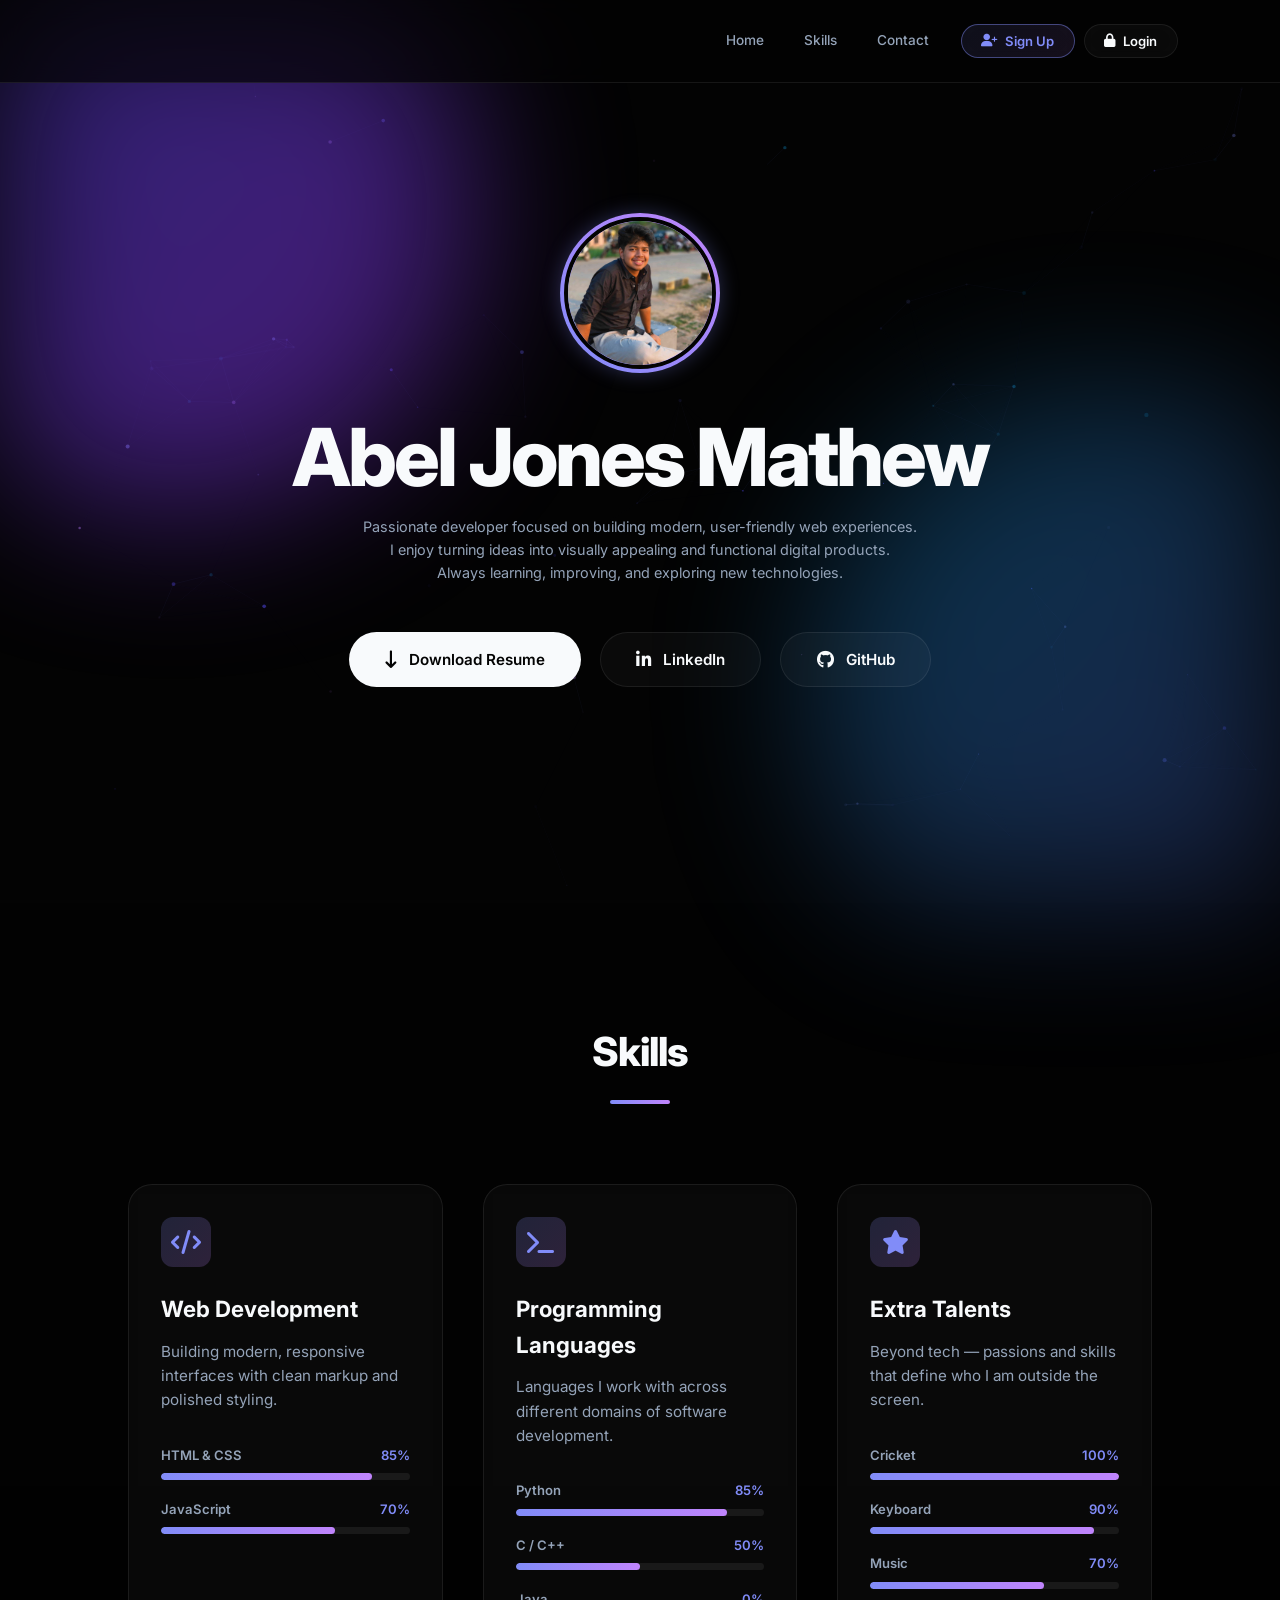
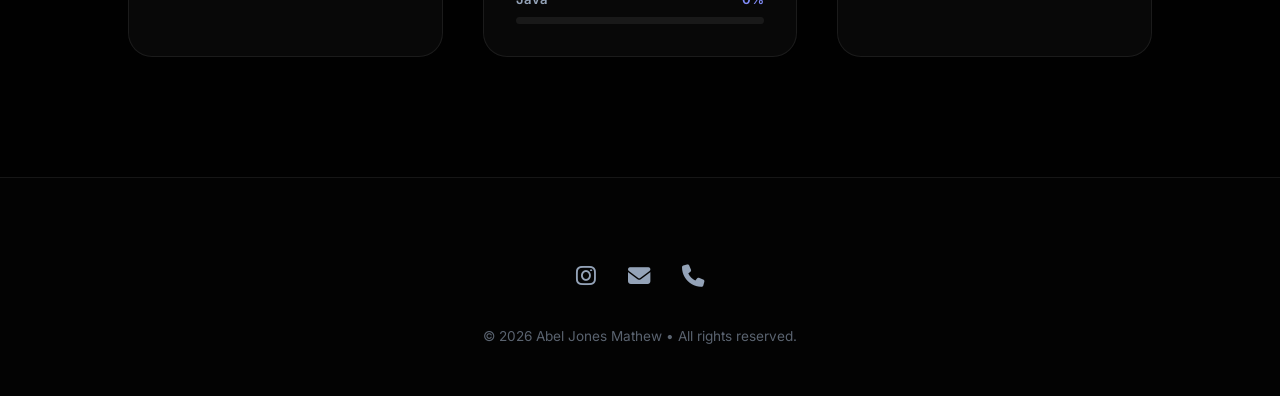
<file: index.html>
<!DOCTYPE html>
<html lang="en">

<head>
    <meta charset="UTF-8">
    <meta name="viewport" content="width=device-width, initial-scale=1.0">
    <title>Abel Jones Mathew | Creative Developer Portfolio</title>
    <!-- Google Fonts: Inter -->
    <link href="https://fonts.googleapis.com/css2?family=Inter:wght@300;400;500;600;700;800&display=swap"
        rel="stylesheet">
    <!-- Font Awesome for Icons -->
    <link rel="stylesheet" href="https://cdnjs.cloudflare.com/ajax/libs/font-awesome/6.4.0/css/all.min.css">
    <link rel="stylesheet" href="style.css">
    <style>
        /* --- Skill Bars --- */
        .skill-bar-wrap {
            margin-bottom: 1.2rem;
        }

        .skill-bar-wrap:last-child {
            margin-bottom: 0;
        }

        .skill-label {
            display: flex;
            justify-content: space-between;
            align-items: center;
            font-size: 0.82rem;
            font-weight: 600;
            color: var(--text-dim);
            margin-bottom: 0.45rem;
        }

        .skill-label span:last-child {
            color: var(--accent-primary);
        }

        .skill-track {
            width: 100%;
            height: 7px;
            background: rgba(255, 255, 255, 0.07);
            border-radius: 50px;
            overflow: hidden;
        }

        .skill-fill {
            height: 100%;
            border-radius: 50px;
            background: linear-gradient(to right, var(--accent-primary), var(--accent-secondary));
            width: 0;
            transition: width 1.2s cubic-bezier(0.4, 0, 0.2, 1);
        }

        .card.is-visible .skill-fill {
            width: var(--fill);
        }

        /* --- Login Button --- */
        .btn-login {
            display: inline-flex;
            align-items: center;
            gap: 8px;
            padding: 0.5rem 1.2rem;
            border-radius: 100px;
            font-size: 0.82rem;
            font-weight: 600;
            cursor: pointer;
            border: 1px solid var(--glass-border);
            background: var(--glass-bg);
            color: var(--text-white);
            transition: all 0.3s;
            backdrop-filter: blur(10px);
            text-decoration: none;
        }

        .btn-login:hover {
            border-color: var(--accent-primary);
            background: rgba(129, 140, 248, 0.08);
            color: var(--accent-primary);
        }

        .btn-login.logged-in {
            border-color: #4ade80;
            color: #4ade80;
        }

        .btn-login.logged-in:hover {
            background: rgba(74, 222, 128, 0.08);
        }

        /* --- Login Modal Overlay --- */
        .modal-overlay {
            position: fixed;
            inset: 0;
            background: rgba(0, 0, 0, 0.7);
            backdrop-filter: blur(8px);
            z-index: 2000;
            display: flex;
            align-items: center;
            justify-content: center;
            opacity: 0;
            pointer-events: none;
            transition: opacity 0.35s ease;
        }

        .modal-overlay.active {
            opacity: 1;
            pointer-events: all;
        }

        .modal-box {
            background: rgba(15, 15, 25, 0.9);
            border: 1px solid var(--glass-border);
            border-radius: 24px;
            padding: 2.8rem 2.4rem;
            width: 100%;
            max-width: 400px;
            box-shadow: 0 30px 80px rgba(0, 0, 0, 0.6), 0 0 60px rgba(129, 140, 248, 0.08);
            transform: translateY(20px) scale(0.97);
            transition: transform 0.35s cubic-bezier(0.2, 1, 0.3, 1);
        }

        .modal-overlay.active .modal-box {
            transform: translateY(0) scale(1);
        }

        .modal-logo {
            width: 52px;
            height: 52px;
            border-radius: 14px;
            background: linear-gradient(135deg, var(--accent-primary), var(--accent-secondary));
            display: flex;
            align-items: center;
            justify-content: center;
            font-size: 1.4rem;
            margin: 0 auto 1.5rem;
            box-shadow: 0 0 24px rgba(129, 140, 248, 0.35);
        }

        .modal-box h2 {
            text-align: center;
            font-size: 1.4rem;
            font-weight: 700;
            margin-bottom: 0.4rem;
        }

        .modal-box .modal-sub {
            text-align: center;
            font-size: 0.83rem;
            color: var(--text-dim);
            margin-bottom: 2rem;
        }

        .form-group {
            margin-bottom: 1.1rem;
        }

        .form-group label {
            display: block;
            font-size: 0.78rem;
            font-weight: 600;
            color: var(--text-dim);
            margin-bottom: 0.4rem;
            letter-spacing: 0.05em;
            text-transform: uppercase;
        }

        .form-group input {
            width: 100%;
            padding: 0.75rem 1rem;
            border-radius: 10px;
            border: 1px solid var(--glass-border);
            background: rgba(255, 255, 255, 0.04);
            color: var(--text-white);
            font-size: 0.9rem;
            font-family: 'Inter', sans-serif;
            outline: none;
            transition: border-color 0.25s, box-shadow 0.25s;
        }

        .form-group input:focus {
            border-color: var(--accent-primary);
            box-shadow: 0 0 0 3px rgba(129, 140, 248, 0.15);
        }

        .modal-error {
            font-size: 0.8rem;
            color: #f87171;
            text-align: center;
            margin-bottom: 0.8rem;
            min-height: 1em;
            opacity: 0;
            transition: opacity 0.2s;
        }

        .modal-error.show {
            opacity: 1;
        }

        .btn-submit {
            width: 100%;
            padding: 0.85rem;
            border-radius: 10px;
            border: none;
            background: linear-gradient(135deg, var(--accent-primary), var(--accent-secondary));
            color: #fff;
            font-size: 0.95rem;
            font-weight: 700;
            cursor: pointer;
            font-family: 'Inter', sans-serif;
            transition: opacity 0.2s, transform 0.2s;
            margin-top: 0.3rem;
        }

        .btn-submit:hover {
            opacity: 0.88;
            transform: translateY(-1px);
        }

        .modal-close {
            position: absolute;
            top: 1.1rem;
            right: 1.3rem;
            background: none;
            border: none;
            color: var(--text-dim);
            font-size: 1.3rem;
            cursor: pointer;
            transition: color 0.2s;
        }

        .modal-close:hover {
            color: var(--text-white);
        }

        .modal-box {
            position: relative;
        }

        /* --- Exclusive Section --- */
        .section-exclusive {
            padding: 100px 10%;
            display: none;
        }

        .section-exclusive.unlocked {
            display: block;
            animation: fadeInReveal 0.7s forwards;
        }

        .exclusive-banner {
            background: linear-gradient(135deg, rgba(129, 140, 248, 0.08), rgba(192, 132, 252, 0.08));
            border: 1px solid rgba(129, 140, 248, 0.2);
            border-radius: 20px;
            padding: 2.5rem;
            text-align: center;
            margin-bottom: 3rem;
        }

        .exclusive-banner .lock-icon {
            font-size: 2.2rem;
            margin-bottom: 1rem;
            background: linear-gradient(to right, var(--accent-primary), var(--accent-secondary));
            -webkit-background-clip: text;
            background-clip: text;
            -webkit-text-fill-color: transparent;
        }

        .exclusive-banner h3 {
            font-size: 1.6rem;
            font-weight: 800;
            margin-bottom: 0.5rem;
        }

        .exclusive-banner p {
            color: var(--text-dim);
            font-size: 0.9rem;
        }

        .exclusive-grid {
            display: grid;
            grid-template-columns: repeat(auto-fit, minmax(280px, 1fr));
            gap: 1.8rem;
        }

        .exclusive-card {
            background: var(--glass-bg);
            border: 1px solid var(--glass-border);
            border-radius: 18px;
            padding: 1.8rem;
            backdrop-filter: blur(15px);
            transition: all 0.4s cubic-bezier(0.2, 1, 0.3, 1);
        }

        .exclusive-card:hover {
            border-color: rgba(129, 140, 248, 0.35);
            transform: translateY(-6px);
            background: rgba(255, 255, 255, 0.04);
        }

        .exclusive-card .ec-icon {
            font-size: 1.6rem;
            margin-bottom: 1rem;
            background: linear-gradient(to right, var(--accent-primary), var(--accent-secondary));
            -webkit-background-clip: text;
            background-clip: text;
            -webkit-text-fill-color: transparent;
        }

        .exclusive-card h4 {
            font-size: 1.05rem;
            font-weight: 700;
            margin-bottom: 0.5rem;
        }

        .exclusive-card p {
            font-size: 0.85rem;
            color: var(--text-dim);
            line-height: 1.6;
        }

        /* --- Modal Switch Link --- */
        .modal-switch {
            text-align: center;
            font-size: 0.8rem;
            color: var(--text-dim);
            margin-top: 1.2rem;
        }

        .modal-switch a {
            color: var(--accent-primary);
            cursor: pointer;
            font-weight: 600;
        }

        .modal-switch a:hover {
            text-decoration: underline;
        }

        /* --- Sign Up Nav Button --- */
        .btn-signup-nav {
            display: inline-flex;
            align-items: center;
            gap: 8px;
            padding: 0.5rem 1.2rem;
            border-radius: 100px;
            font-size: 0.82rem;
            font-weight: 600;
            cursor: pointer;
            border: 1px solid rgba(129, 140, 248, 0.45);
            background: linear-gradient(135deg, rgba(129, 140, 248, 0.1), rgba(192, 132, 252, 0.1));
            color: var(--accent-primary);
            transition: all 0.3s;
            backdrop-filter: blur(10px);
        }

        .btn-signup-nav:hover {
            background: linear-gradient(135deg, rgba(129, 140, 248, 0.2), rgba(192, 132, 252, 0.2));
            border-color: var(--accent-primary);
            transform: translateY(-1px);
        }

        /* === Responsive: inline components === */

        /* Modal — full-width on mobile */
        @media (max-width: 600px) {
            .modal-box {
                margin: 1rem;
                padding: 2rem 1.4rem;
                border-radius: 18px;
                max-width: calc(100vw - 2rem);
            }

            .modal-logo {
                width: 44px;
                height: 44px;
                font-size: 1.2rem;
            }

            .modal-box h2 {
                font-size: 1.2rem;
            }

            .btn-submit {
                padding: 0.75rem;
                font-size: 0.9rem;
            }

            .form-group input {
                padding: 0.65rem 0.9rem;
                font-size: 0.85rem;
            }
        }

        /* Skill bars */
        @media (max-width: 480px) {
            .skill-label {
                font-size: 0.75rem;
            }

            .skill-track {
                height: 6px;
            }

            .skill-bar-wrap {
                margin-bottom: 1rem;
            }
        }

        /* Exclusive section */
        @media (max-width: 768px) {
            .section-exclusive {
                padding: 70px 5% 50px;
            }

            .exclusive-grid {
                grid-template-columns: 1fr;
                gap: 1.2rem;
            }

            .exclusive-banner {
                padding: 1.8rem 1.2rem;
            }

            .exclusive-banner h3 {
                font-size: 1.3rem;
            }

            .exclusive-banner p {
                font-size: 0.84rem;
            }

            .exclusive-card {
                padding: 1.4rem;
            }
        }

        @media (max-width: 480px) {
            .section-exclusive {
                padding: 60px 4% 40px;
            }

            .exclusive-banner {
                padding: 1.4rem 1rem;
            }

            .exclusive-card h4 {
                font-size: 0.95rem;
            }

            .exclusive-card p {
                font-size: 0.82rem;
            }
        }

        /* --- Resume Gate Popup --- */
        .resume-gate-overlay {
            position: fixed;
            inset: 0;
            background: rgba(0, 0, 0, 0.55);
            z-index: 3500;
            display: flex;
            align-items: center;
            justify-content: center;
            opacity: 0;
            pointer-events: none;
            transition: opacity 0.3s;
        }

        .resume-gate-overlay.active {
            opacity: 1;
            pointer-events: all;
        }

        .resume-gate {
            position: relative;
            background: rgba(12, 12, 22, 0.97);
            border: 1px solid var(--glass-border);
            border-radius: 22px;
            padding: 2.4rem 2.5rem 2rem;
            text-align: center;
            box-shadow: 0 24px 60px rgba(0, 0, 0, 0.6), 0 0 40px rgba(129, 140, 248, 0.12);
            backdrop-filter: blur(24px);
            -webkit-backdrop-filter: blur(24px);
            min-width: 300px;
            max-width: 360px;
            transform: scale(0.9) translateY(10px);
            transition: transform 0.35s cubic-bezier(0.2, 1, 0.3, 1);
        }

        .resume-gate-overlay.active .resume-gate {
            transform: scale(1) translateY(0);
        }

        .resume-gate-close {
            position: absolute;
            top: 0.75rem;
            right: 1rem;
            background: none;
            border: none;
            color: var(--text-dim);
            font-size: 1.4rem;
            cursor: pointer;
            line-height: 1;
            transition: color 0.2s;
        }

        .resume-gate-close:hover {
            color: var(--text-white);
        }

        .resume-gate-icon {
            font-size: 2.2rem;
            margin-bottom: 0.8rem;
            background: linear-gradient(135deg, var(--accent-primary), var(--accent-secondary));
            -webkit-background-clip: text;
            background-clip: text;
            -webkit-text-fill-color: transparent;
        }

        .resume-gate h3 {
            color: var(--text-white);
            font-size: 1.1rem;
            font-weight: 700;
            margin-bottom: 0.4rem;
        }

        .resume-gate p {
            color: var(--text-dim);
            font-size: 0.88rem;
            margin-bottom: 1.6rem;
        }

        .resume-gate-btn {
            display: inline-flex;
            align-items: center;
            gap: 8px;
            padding: 0.72rem 2.2rem;
            border-radius: 100px;
            border: none;
            background: linear-gradient(135deg, var(--accent-primary), var(--accent-secondary));
            color: #fff;
            font-size: 0.92rem;
            font-weight: 700;
            cursor: pointer;
            font-family: 'Inter', sans-serif;
            transition: opacity 0.2s, transform 0.2s;
            box-shadow: 0 4px 20px rgba(129, 140, 248, 0.4);
        }

        .resume-gate-btn:hover {
            opacity: 0.85;
            transform: translateY(-2px);
        }
    </style>
</head>

<body>

    <!-- Animated Glow Background -->
    <!-- Particle canvas (behind blobs) -->
    <canvas id="bgCanvas"
        style="position:fixed;top:0;left:0;width:100%;height:100%;z-index:-2;pointer-events:none;"></canvas>

    <!-- Animated Glow Blobs -->
    <div class="bg-gradient-wrapper">
        <div class="blob blob-1"></div>
        <div class="blob blob-2"></div>
    </div>

    <!-- Minimal Navbar -->
    <nav>
        <button class="hamburger" id="hamburger" onclick="toggleMobileNav()" aria-label="Toggle menu">
            <span></span><span></span><span></span>
        </button>
        <div class="nav-links">
            <a href="#home">Home</a>
            <a href="#projects">Skills</a>
            <a href="tel:+918590989997">Contact</a>
        </div>
        <div class="nav-auth">
            <button class="btn-signup-nav" id="navSignupBtn" onclick="openSignup()">
                <i class="fa-solid fa-user-plus"></i> <span class="btn-text">Sign Up</span>
            </button>
            <button class="btn-login" id="navLoginBtn" onclick="openLogin()">
                <i class="fa-solid fa-lock"></i> <span class="btn-text">Login</span>
            </button>
        </div>
    </nav>

    <!-- Mobile Navigation Dropdown -->
    <div class="mobile-nav" id="mobileNav">
        <a href="#home" onclick="closeMobileNav()">Home</a>
        <a href="#projects" onclick="closeMobileNav()">Skills</a>
        <a href="tel:+918590989997" onclick="closeMobileNav()">Contact</a>
    </div>

    <!-- Auth Modal (Login + Sign Up) -->
    <div class="modal-overlay" id="loginModal">
        <div class="modal-box">
            <button class="modal-close" onclick="closeLogin()" aria-label="Close">&times;</button>

            <!-- Login Panel -->
            <div id="loginPanel">
                <div class="modal-logo"><i class="fa-solid fa-user-shield"></i></div>
                <h2>Welcome Back</h2>
                <p class="modal-sub">Sign in to access exclusive content</p>
                <div class="form-group">
                    <label for="loginUser">Email Address</label>
                    <input type="email" id="loginUser" placeholder="Enter your email" autocomplete="email">
                </div>
                <div class="form-group">
                    <label for="loginPass">Password</label>
                    <input type="password" id="loginPass" placeholder="Enter password" autocomplete="current-password">
                </div>
                <p class="modal-error" id="loginError"></p>
                <button class="btn-submit" onclick="attemptLogin()">Sign In</button>
                <p class="modal-switch">No account? <a onclick="showSignupPanel()">Sign Up</a></p>
            </div>

            <!-- Sign Up Panel -->
            <div id="signupPanel" style="display:none;">
                <div class="modal-logo"><i class="fa-solid fa-user-plus"></i></div>
                <h2>Create Account</h2>
                <p class="modal-sub">Register to access exclusive content</p>
                <div class="form-group">
                    <label for="signupUser">Email Address</label>
                    <input type="email" id="signupUser" placeholder="Enter your email" autocomplete="email">
                </div>
                <div class="form-group">
                    <label for="signupPass">Password</label>
                    <input type="password" id="signupPass" placeholder="Choose a password" autocomplete="new-password">
                </div>
                <div class="form-group">
                    <label for="signupConfirm">Confirm Password</label>
                    <input type="password" id="signupConfirm" placeholder="Confirm your password"
                        autocomplete="new-password">
                </div>
                <p class="modal-error" id="signupError"></p>
                <button class="btn-submit" onclick="attemptSignup()">Create Account</button>
                <p class="modal-switch">Already registered? <a onclick="showLoginPanel()">Log In</a></p>
            </div>
        </div>
    </div>

    <!-- Resume Gate Popup -->
    <div class="resume-gate-overlay" id="resumeGateOverlay">
        <div class="resume-gate">
            <button class="resume-gate-close" onclick="closeResumeGate()" aria-label="Close">&times;</button>
            <div class="resume-gate-icon"><i class="fa-solid fa-file-shield"></i></div>
            <h3>Want to access the resume?</h3>
            <p>Log in to download the resume and unlock exclusive content.</p>
            <button class="resume-gate-btn" onclick="closeResumeGate(); openLogin();">
                <i class="fa-solid fa-lock"></i> Log In
            </button>
        </div>
    </div>

    <!-- Hero / Landing -->
    <header id="home">
        <div class="profile-wrap">
            <div class="profile-img-container">
                <img class="profile-img" src="Abel.jpg" alt="Abel Jones Mathew">
            </div>
        </div>

        <div class="hero-text">
            <h1>Abel Jones Mathew</h1>
            <p>Passionate developer focused on building modern, user-friendly web experiences.<br>I enjoy turning ideas
                into visually appealing and functional digital products.<br>Always learning, improving, and exploring
                new technologies.</p>
        </div>

        <div class="cta-container">
            <a href="resume.pdf" download="resume.pdf" class="btn btn-resume" onclick="return handleResumeClick(event)">
                <i class="fa-solid fa-arrow-down-long"></i> Download Resume
            </a>
            <a href="www.linkedin.com/in/abel-jones-mathew-27662837a" target="_blank"
                class="btn btn-social btn-linkedin">
                <i class="fa-brands fa-linkedin-in"></i> LinkedIn
            </a>
            <a href="https://github.com/AbelJonesMathew" target="_blank" class="btn btn-social btn-github">
                <i class="fa-brands fa-github"></i> GitHub
            </a>
        </div>
    </header>

    <!-- Project Gallery -->
    <section class="section-projects" id="projects">
        <div class="section-header">
            <h2>Skills</h2>
            <div class="underline"></div>
        </div>

        <div class="grid-projects">
            <!-- Skill Card: Web Development -->
            <div class="card">
                <div class="card-icon"><i class="fa-solid fa-code"></i></div>
                <h3>Web Development</h3>
                <p>Building modern, responsive interfaces with clean markup and polished styling.</p>
                <div class="skill-bar-wrap">
                    <div class="skill-label"><span>HTML &amp; CSS</span><span>85%</span></div>
                    <div class="skill-track">
                        <div class="skill-fill" style="--fill: 85%;"></div>
                    </div>
                </div>
                <div class="skill-bar-wrap">
                    <div class="skill-label"><span>JavaScript</span><span>70%</span></div>
                    <div class="skill-track">
                        <div class="skill-fill" style="--fill: 70%;"></div>
                    </div>
                </div>
            </div>

            <!-- Skill Card: Programming Languages -->
            <div class="card">
                <div class="card-icon"><i class="fa-solid fa-terminal"></i></div>
                <h3>Programming Languages</h3>
                <p>Languages I work with across different domains of software development.</p>
                <div class="skill-bar-wrap">
                    <div class="skill-label"><span>Python</span><span>85%</span></div>
                    <div class="skill-track">
                        <div class="skill-fill" style="--fill: 85%;"></div>
                    </div>
                </div>
                <div class="skill-bar-wrap">
                    <div class="skill-label"><span>C / C++</span><span>50%</span></div>
                    <div class="skill-track">
                        <div class="skill-fill" style="--fill: 50%;"></div>
                    </div>
                </div>
                <div class="skill-bar-wrap">
                    <div class="skill-label"><span>Java</span><span>0%</span></div>
                    <div class="skill-track">
                        <div class="skill-fill" style="--fill: 0%;"></div>
                    </div>
                </div>
            </div>

            <!-- Skill Card: Extra Talents -->
            <div class="card">
                <div class="card-icon"><i class="fa-solid fa-star"></i></div>
                <h3>Extra Talents</h3>
                <p>Beyond tech — passions and skills that define who I am outside the screen.</p>
                <div class="skill-bar-wrap">
                    <div class="skill-label"><span>Cricket</span><span>100%</span></div>
                    <div class="skill-track">
                        <div class="skill-fill" style="--fill: 100%;"></div>
                    </div>
                </div>
                <div class="skill-bar-wrap">
                    <div class="skill-label"><span>Keyboard</span><span>90%</span></div>
                    <div class="skill-track">
                        <div class="skill-fill" style="--fill: 90%;"></div>
                    </div>
                </div>
                <div class="skill-bar-wrap">
                    <div class="skill-label"><span>Music</span><span>70%</span></div>
                    <div class="skill-track">
                        <div class="skill-fill" style="--fill: 70%;"></div>
                    </div>
                </div>
            </div>
        </div>
    </section>

    <!-- Exclusive Content (unlocked after login) -->
    <section class="section-exclusive" id="exclusiveSection">
        <div class="section-header">
            <h2>Exclusive Content</h2>
            <div class="underline"></div>
        </div>
        <div class="exclusive-banner">
            <div class="lock-icon"><i class="fa-solid fa-unlock-keyhole"></i></div>
            <h3>You're in! 🎉</h3>
            <p>Welcome to Abel's private space — here you'll find personal projects, contact details, and more.</p>
        </div>
        <div class="exclusive-grid">
            <div class="exclusive-card">
                <div class="ec-icon"><i class="fa-solid fa-envelope-open-text"></i></div>
                <h4>Direct Contact</h4>
                <p>
                    📧 <a href="mailto:abeljonesmathew@gmail.com"
                        style="color:var(--accent-primary);text-decoration:none;">abeljonesmathew@gmail.com</a><br>
                    📞 <a href="tel:+918590989997" style="color:var(--accent-primary);text-decoration:none;">+91 85909
                        89997</a><br>
                    📸 <a href="https://www.instagram.com/abel_jones_2007/" target="_blank"
                        style="color:var(--accent-primary);text-decoration:none;">@abel_jones_2007</a>
                </p>
            </div>
            <div class="exclusive-card">
                <div class="ec-icon"><i class="fa-brands fa-github"></i></div>
                <h4>Private Projects</h4>
                <p style="margin-bottom:1rem;">Live projects hosted on GitHub Pages:</p>
                <p style="margin-bottom:0.6rem;">
                    🧮 <a href="https://abeljonesmathew.github.io/Marks_Calculator/" target="_blank"
                        style="color:var(--accent-primary);text-decoration:none;font-weight:600;">
                        Marks Calculator
                    </a>
                </p>
                <p style="margin-bottom:0;">
                    👤 <a href="https://abeljonesmathew.github.io/profile/" target="_blank"
                        style="color:var(--accent-primary);text-decoration:none;font-weight:600;">
                        Profile Page
                    </a>
                </p>
            </div>
        </div>
    </section>

    <!-- Simple Footer -->
    <footer>
        <div class="footer-socials">
            <a href="https://www.instagram.com/abel_jones_2007/" target="_blank" aria-label="Instagram"><i
                    class="fa-brands fa-instagram"></i></a>
            <a href="mailto:abeljonesmathew@gmail.com" aria-label="Email"><i class="fa-solid fa-envelope"></i></a>
            <a href="tel:+918590989997" aria-label="Phone"><i class="fa-solid fa-phone"></i></a>
        </div>
        <p class="copyright">&copy; 2026 Abel Jones Mathew &bull; All rights reserved.</p>
    </footer>
    <script src="script.js"></script>
    <script>
        // ============================================================
        // Credential storage: localStorage (primary) + xlsx (export)
        // ============================================================
        const STORAGE_KEY = 'portfolio_users';
        let isLoggedIn = false;
        let pendingResumeDownload = false; // set when user hits gate from resume btn

        function getUsers() {
            try { return JSON.parse(localStorage.getItem(STORAGE_KEY)) || []; }
            catch (e) { return []; }
        }

        function saveUsers(users) {
            localStorage.setItem(STORAGE_KEY, JSON.stringify(users));
        }

        // --- Panel switching ---
        function showLoginPanel() {
            document.getElementById('loginPanel').style.display = 'block';
            document.getElementById('signupPanel').style.display = 'none';
            document.getElementById('loginError').classList.remove('show');
            setTimeout(() => document.getElementById('loginUser').focus(), 50);
        }

        function showSignupPanel() {
            document.getElementById('loginPanel').style.display = 'none';
            document.getElementById('signupPanel').style.display = 'block';
            document.getElementById('signupError').classList.remove('show');
            setTimeout(() => document.getElementById('signupUser').focus(), 50);
        }

        // --- Open / Close ---
        function openLogin() {
            if (isLoggedIn) { logout(); return; }
            document.getElementById('loginUser').value = '';
            document.getElementById('loginPass').value = '';
            showLoginPanel();
            document.getElementById('loginModal').classList.add('active');
        }

        function openSignup() {
            document.getElementById('signupUser').value = '';
            document.getElementById('signupPass').value = '';
            document.getElementById('signupConfirm').value = '';
            showSignupPanel();
            document.getElementById('loginModal').classList.add('active');
        }

        function closeLogin() {
            document.getElementById('loginModal').classList.remove('active');
        }

        // --- Login: compare email+password against localStorage ---
        function attemptLogin() {
            const email = document.getElementById('loginUser').value.trim().toLowerCase();
            const pass = document.getElementById('loginPass').value;
            const errEl = document.getElementById('loginError');
            errEl.style.color = '#f87171';

            const users = getUsers();
            const found = users.find(u => u.email === email && u.password === pass);

            if (found) {
                isLoggedIn = true;
                closeLogin();
                const btn = document.getElementById('navLoginBtn');
                btn.innerHTML = '<i class="fa-solid fa-right-from-bracket"></i> Logout';
                btn.classList.add('logged-in');
                document.getElementById('navSignupBtn').style.display = 'none';
                document.getElementById('exclusiveSection').classList.add('unlocked');

                if (pendingResumeDownload) {
                    pendingResumeDownload = false;
                    setTimeout(() => {
                        const a = document.createElement('a');
                        a.href = 'resume.pdf';
                        a.download = 'resume.pdf';
                        document.body.appendChild(a);
                        a.click();
                        document.body.removeChild(a);
                    }, 400);
                } else {
                    document.getElementById('exclusiveSection').scrollIntoView({ behavior: 'smooth' });
                }
            } else {
                errEl.textContent = 'Incorrect email or password.';
                errEl.classList.add('show');
                document.getElementById('loginPass').value = '';
                document.getElementById('loginPass').focus();
            }
        }

        // --- Sign Up: validate email+password, save, export xlsx ---
        function attemptSignup() {
            const email = document.getElementById('signupUser').value.trim().toLowerCase();
            const password = document.getElementById('signupPass').value;
            const confirm = document.getElementById('signupConfirm').value;
            const errEl = document.getElementById('signupError');
            errEl.style.color = '#f87171';
            errEl.classList.remove('show');

            // Basic email format check
            const emailRegex = /^[^\s@]+@[^\s@]+\.[^\s@]+$/;
            if (!email || !emailRegex.test(email)) {
                errEl.textContent = 'Please enter a valid email address.';
                errEl.classList.add('show'); return;
            }
            if (!password) {
                errEl.textContent = 'Please enter a password.';
                errEl.classList.add('show'); return;
            }
            if (password.length < 4) {
                errEl.textContent = 'Password must be at least 4 characters.';
                errEl.classList.add('show'); return;
            }
            if (password !== confirm) {
                errEl.textContent = 'Passwords do not match.';
                errEl.classList.add('show'); return;
            }

            const users = getUsers();
            if (users.find(u => u.email === email)) {
                errEl.textContent = 'An account with this email already exists.';
                errEl.classList.add('show'); return;
            }

            // Save and export
            users.push({ email, password });
            saveUsers(users);

            // Switch to login with success message
            showLoginPanel();
            document.getElementById('loginUser').value = email;
            const loginErr = document.getElementById('loginError');
            loginErr.style.color = '#4ade80';
            loginErr.textContent = '\u2713 Account created';
            loginErr.classList.add('show');
        }

        // --- Logout ---
        function logout() {
            isLoggedIn = false;
            const btn = document.getElementById('navLoginBtn');
            btn.innerHTML = '<i class="fa-solid fa-lock"></i> <span class="btn-text">Login</span>';
            btn.classList.remove('logged-in');
            document.getElementById('navSignupBtn').style.display = '';
            document.getElementById('exclusiveSection').classList.remove('unlocked');
            window.scrollTo({ top: 0, behavior: 'smooth' });
        }

        // Enter key submits active panel
        document.addEventListener('keydown', (e) => {
            if (e.key === 'Escape') { closeLogin(); return; }
            if (e.key === 'Enter' && document.getElementById('loginModal').classList.contains('active')) {
                if (document.getElementById('signupPanel').style.display !== 'none') {
                    attemptSignup();
                } else {
                    attemptLogin();
                }
            }
        });

        // Close on backdrop click
        document.getElementById('loginModal').addEventListener('click', (e) => {
            if (e.target === document.getElementById('loginModal')) closeLogin();
        });

        // --- Hamburger / Mobile Nav ---
        function toggleMobileNav() {
            const nav = document.getElementById('mobileNav');
            const btn = document.getElementById('hamburger');
            const isOpen = nav.classList.toggle('open');
            btn.classList.toggle('open', isOpen);
            btn.setAttribute('aria-expanded', isOpen);
        }

        function closeMobileNav() {
            document.getElementById('mobileNav').classList.remove('open');
            document.getElementById('hamburger').classList.remove('open');
        }

        // Close mobile nav on outside click
        document.addEventListener('click', (e) => {
            const nav = document.getElementById('mobileNav');
            const btn = document.getElementById('hamburger');
            if (nav.classList.contains('open') && !nav.contains(e.target) && !btn.contains(e.target)) {
                closeMobileNav();
            }
        });

        // =============================================
        // PARTICLE BACKGROUND ANIMATION
        // =============================================
        (function () {
            const canvas = document.getElementById('bgCanvas');
            const ctx = canvas.getContext('2d');

            function resize() {
                canvas.width = window.innerWidth;
                canvas.height = window.innerHeight;
            }
            resize();
            window.addEventListener('resize', resize);

            const COLORS = ['#818cf8', '#c084fc', '#6366f1', '#4f46e5', '#0ea5e9'];
            const COUNT = window.innerWidth < 600 ? 40 : 80;
            const LINK_DIST = 130;

            class Particle {
                constructor() { this.init(); }
                init() {
                    this.x = Math.random() * canvas.width;
                    this.y = Math.random() * canvas.height;
                    this.r = Math.random() * 1.8 + 0.4;
                    this.vx = (Math.random() - 0.5) * 0.35;
                    this.vy = (Math.random() - 0.5) * 0.35;
                    this.color = COLORS[Math.floor(Math.random() * COLORS.length)];
                    this.alpha = Math.random() * 0.45 + 0.1;
                    this.phase = Math.random() * Math.PI * 2;
                    this.pSpeed = Math.random() * 0.018 + 0.004;
                }
                update() {
                    this.x += this.vx;
                    this.y += this.vy;
                    this.phase += this.pSpeed;
                    if (this.x < -10) this.x = canvas.width + 10;
                    if (this.x > canvas.width + 10) this.x = -10;
                    if (this.y < -10) this.y = canvas.height + 10;
                    if (this.y > canvas.height + 10) this.y = -10;
                }
                draw() {
                    const a = this.alpha * (0.55 + 0.45 * Math.sin(this.phase));
                    ctx.beginPath();
                    ctx.arc(this.x, this.y, this.r, 0, Math.PI * 2);
                    ctx.fillStyle = this.color;
                    ctx.globalAlpha = a;
                    ctx.fill();
                    ctx.globalAlpha = 1;
                }
            }

            const particles = Array.from({ length: COUNT }, () => new Particle());

            function drawLinks() {
                for (let i = 0; i < particles.length; i++) {
                    for (let j = i + 1; j < particles.length; j++) {
                        const dx = particles[i].x - particles[j].x;
                        const dy = particles[i].y - particles[j].y;
                        const d = Math.sqrt(dx * dx + dy * dy);
                        if (d < LINK_DIST) {
                            ctx.beginPath();
                            ctx.moveTo(particles[i].x, particles[i].y);
                            ctx.lineTo(particles[j].x, particles[j].y);
                            ctx.strokeStyle = '#818cf8';
                            ctx.globalAlpha = (1 - d / LINK_DIST) * 0.1;
                            ctx.lineWidth = 0.6;
                            ctx.stroke();
                            ctx.globalAlpha = 1;
                        }
                    }
                }
            }

            function animate() {
                ctx.clearRect(0, 0, canvas.width, canvas.height);
                particles.forEach(p => { p.update(); p.draw(); });
                drawLinks();
                requestAnimationFrame(animate);
            }
            animate();
        })();

        // --- Resume Gate ---
        function handleResumeClick(e) {
            if (isLoggedIn) return true;  // already logged in — allow download
            e.preventDefault();
            pendingResumeDownload = true; // remember user wants the resume
            openResumeGate();
            return false;
        }
        function openResumeGate() {
            document.getElementById('resumeGateOverlay').classList.add('active');
        }
        function closeResumeGate() {
            // just hides overlay — keeps pendingResumeDownload so login can use it
            document.getElementById('resumeGateOverlay').classList.remove('active');
        }
        function cancelResumeGate() {
            // user dismissed without logging in — clear the flag
            pendingResumeDownload = false;
            closeResumeGate();
        }
        // Backdrop click = cancel
        document.getElementById('resumeGateOverlay').addEventListener('click', function (e) {
            if (e.target === this) cancelResumeGate();
        });
    </script>

</body>

</html>
</file>
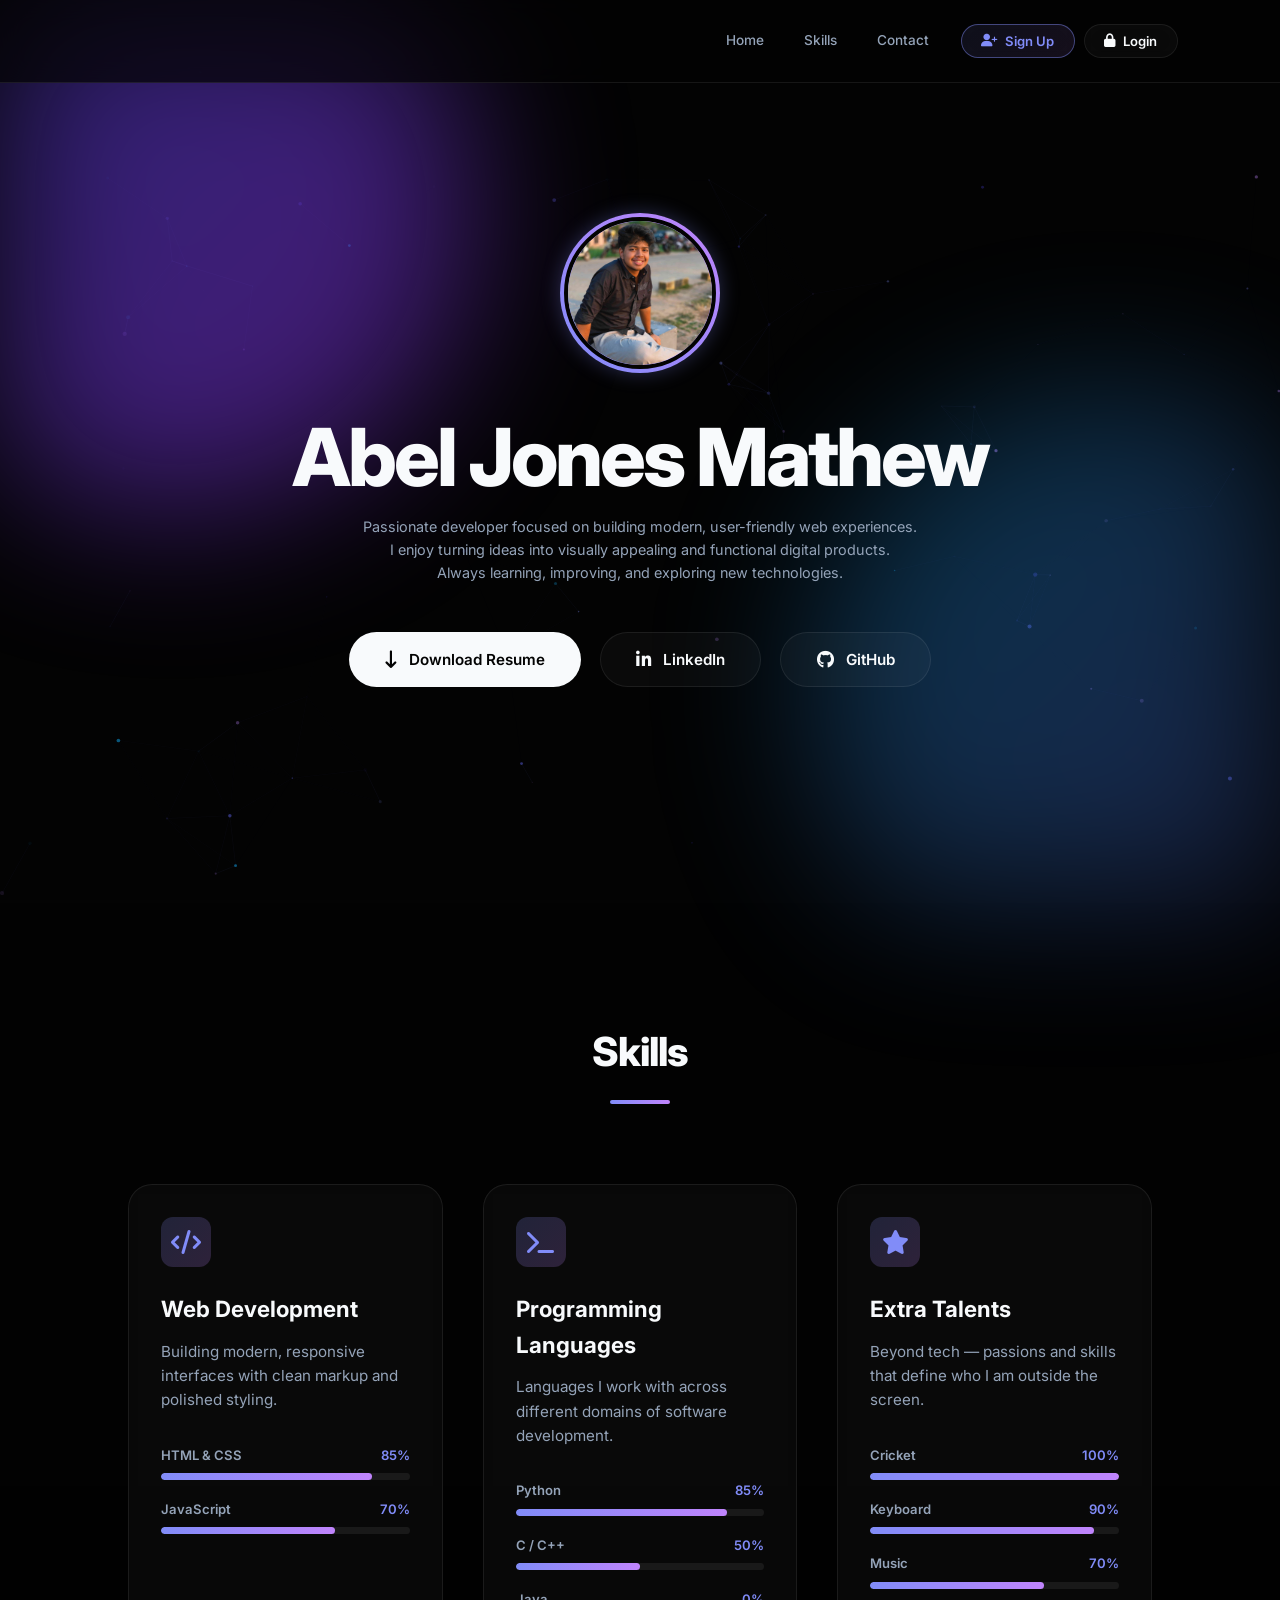
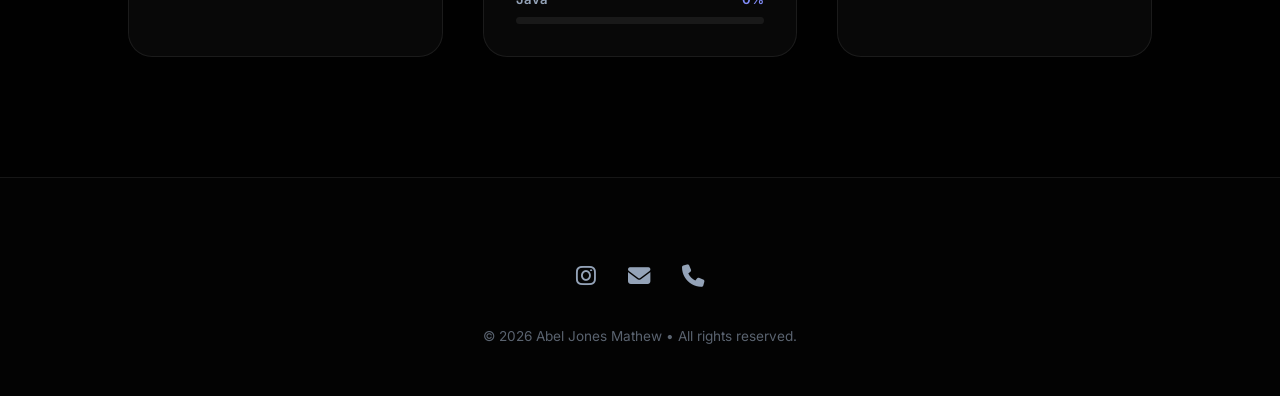
<file: index2.html>
<!DOCTYPE html>
<html lang="en">

<head>
    <meta charset="UTF-8">
    <meta name="viewport" content="width=device-width, initial-scale=1.0">
    <title>Abel Jones Mathew | Creative Developer Portfolio</title>
    <!-- Google Fonts: Inter -->
    <link href="https://fonts.googleapis.com/css2?family=Inter:wght@300;400;500;600;700;800&display=swap"
        rel="stylesheet">
    <!-- Font Awesome for Icons -->
    <link rel="stylesheet" href="https://cdnjs.cloudflare.com/ajax/libs/font-awesome/6.4.0/css/all.min.css">
    <link rel="stylesheet" href="style.css">
    <style>
        /* --- Skill Bars --- */
        .skill-bar-wrap {
            margin-bottom: 1.2rem;
        }

        .skill-bar-wrap:last-child {
            margin-bottom: 0;
        }

        .skill-label {
            display: flex;
            justify-content: space-between;
            align-items: center;
            font-size: 0.82rem;
            font-weight: 600;
            color: var(--text-dim);
            margin-bottom: 0.45rem;
        }

        .skill-label span:last-child {
            color: var(--accent-primary);
        }

        .skill-track {
            width: 100%;
            height: 7px;
            background: rgba(255, 255, 255, 0.07);
            border-radius: 50px;
            overflow: hidden;
        }

        .skill-fill {
            height: 100%;
            border-radius: 50px;
            background: linear-gradient(to right, var(--accent-primary), var(--accent-secondary));
            width: 0;
            transition: width 1.2s cubic-bezier(0.4, 0, 0.2, 1);
        }

        .card.is-visible .skill-fill {
            width: var(--fill);
        }

        /* --- Login Button --- */
        .btn-login {
            display: inline-flex;
            align-items: center;
            gap: 8px;
            padding: 0.5rem 1.2rem;
            border-radius: 100px;
            font-size: 0.82rem;
            font-weight: 600;
            cursor: pointer;
            border: 1px solid var(--glass-border);
            background: var(--glass-bg);
            color: var(--text-white);
            transition: all 0.3s;
            backdrop-filter: blur(10px);
            text-decoration: none;
        }

        .btn-login:hover {
            border-color: var(--accent-primary);
            background: rgba(129, 140, 248, 0.08);
            color: var(--accent-primary);
        }

        .btn-login.logged-in {
            border-color: #4ade80;
            color: #4ade80;
        }

        .btn-login.logged-in:hover {
            background: rgba(74, 222, 128, 0.08);
        }

        /* --- Login Modal Overlay --- */
        .modal-overlay {
            position: fixed;
            inset: 0;
            background: rgba(0, 0, 0, 0.7);
            backdrop-filter: blur(8px);
            z-index: 2000;
            display: flex;
            align-items: center;
            justify-content: center;
            opacity: 0;
            pointer-events: none;
            transition: opacity 0.35s ease;
        }

        .modal-overlay.active {
            opacity: 1;
            pointer-events: all;
        }

        .modal-box {
            background: rgba(15, 15, 25, 0.9);
            border: 1px solid var(--glass-border);
            border-radius: 24px;
            padding: 2.8rem 2.4rem;
            width: 100%;
            max-width: 400px;
            box-shadow: 0 30px 80px rgba(0, 0, 0, 0.6), 0 0 60px rgba(129, 140, 248, 0.08);
            transform: translateY(20px) scale(0.97);
            transition: transform 0.35s cubic-bezier(0.2, 1, 0.3, 1);
        }

        .modal-overlay.active .modal-box {
            transform: translateY(0) scale(1);
        }

        .modal-logo {
            width: 52px;
            height: 52px;
            border-radius: 14px;
            background: linear-gradient(135deg, var(--accent-primary), var(--accent-secondary));
            display: flex;
            align-items: center;
            justify-content: center;
            font-size: 1.4rem;
            margin: 0 auto 1.5rem;
            box-shadow: 0 0 24px rgba(129, 140, 248, 0.35);
        }

        .modal-box h2 {
            text-align: center;
            font-size: 1.4rem;
            font-weight: 700;
            margin-bottom: 0.4rem;
        }

        .modal-box .modal-sub {
            text-align: center;
            font-size: 0.83rem;
            color: var(--text-dim);
            margin-bottom: 2rem;
        }

        .form-group {
            margin-bottom: 1.1rem;
        }

        .form-group label {
            display: block;
            font-size: 0.78rem;
            font-weight: 600;
            color: var(--text-dim);
            margin-bottom: 0.4rem;
            letter-spacing: 0.05em;
            text-transform: uppercase;
        }

        .form-group input {
            width: 100%;
            padding: 0.75rem 1rem;
            border-radius: 10px;
            border: 1px solid var(--glass-border);
            background: rgba(255, 255, 255, 0.04);
            color: var(--text-white);
            font-size: 0.9rem;
            font-family: 'Inter', sans-serif;
            outline: none;
            transition: border-color 0.25s, box-shadow 0.25s;
        }

        .form-group input:focus {
            border-color: var(--accent-primary);
            box-shadow: 0 0 0 3px rgba(129, 140, 248, 0.15);
        }

        .modal-error {
            font-size: 0.8rem;
            color: #f87171;
            text-align: center;
            margin-bottom: 0.8rem;
            min-height: 1em;
            opacity: 0;
            transition: opacity 0.2s;
        }

        .modal-error.show {
            opacity: 1;
        }

        .btn-submit {
            width: 100%;
            padding: 0.85rem;
            border-radius: 10px;
            border: none;
            background: linear-gradient(135deg, var(--accent-primary), var(--accent-secondary));
            color: #fff;
            font-size: 0.95rem;
            font-weight: 700;
            cursor: pointer;
            font-family: 'Inter', sans-serif;
            transition: opacity 0.2s, transform 0.2s;
            margin-top: 0.3rem;
        }

        .btn-submit:hover {
            opacity: 0.88;
            transform: translateY(-1px);
        }

        .modal-close {
            position: absolute;
            top: 1.1rem;
            right: 1.3rem;
            background: none;
            border: none;
            color: var(--text-dim);
            font-size: 1.3rem;
            cursor: pointer;
            transition: color 0.2s;
        }

        .modal-close:hover {
            color: var(--text-white);
        }

        .modal-box {
            position: relative;
        }

        /* --- Exclusive Section --- */
        .section-exclusive {
            padding: 100px 10%;
            display: none;
        }

        .section-exclusive.unlocked {
            display: block;
            animation: fadeInReveal 0.7s forwards;
        }

        .exclusive-banner {
            background: linear-gradient(135deg, rgba(129, 140, 248, 0.08), rgba(192, 132, 252, 0.08));
            border: 1px solid rgba(129, 140, 248, 0.2);
            border-radius: 20px;
            padding: 2.5rem;
            text-align: center;
            margin-bottom: 3rem;
        }

        .exclusive-banner .lock-icon {
            font-size: 2.2rem;
            margin-bottom: 1rem;
            background: linear-gradient(to right, var(--accent-primary), var(--accent-secondary));
            -webkit-background-clip: text;
            background-clip: text;
            -webkit-text-fill-color: transparent;
        }

        .exclusive-banner h3 {
            font-size: 1.6rem;
            font-weight: 800;
            margin-bottom: 0.5rem;
        }

        .exclusive-banner p {
            color: var(--text-dim);
            font-size: 0.9rem;
        }

        .exclusive-grid {
            display: grid;
            grid-template-columns: repeat(auto-fit, minmax(280px, 1fr));
            gap: 1.8rem;
        }

        .exclusive-card {
            background: var(--glass-bg);
            border: 1px solid var(--glass-border);
            border-radius: 18px;
            padding: 1.8rem;
            backdrop-filter: blur(15px);
            transition: all 0.4s cubic-bezier(0.2, 1, 0.3, 1);
        }

        .exclusive-card:hover {
            border-color: rgba(129, 140, 248, 0.35);
            transform: translateY(-6px);
            background: rgba(255, 255, 255, 0.04);
        }

        .exclusive-card .ec-icon {
            font-size: 1.6rem;
            margin-bottom: 1rem;
            background: linear-gradient(to right, var(--accent-primary), var(--accent-secondary));
            -webkit-background-clip: text;
            background-clip: text;
            -webkit-text-fill-color: transparent;
        }

        .exclusive-card h4 {
            font-size: 1.05rem;
            font-weight: 700;
            margin-bottom: 0.5rem;
        }

        .exclusive-card p {
            font-size: 0.85rem;
            color: var(--text-dim);
            line-height: 1.6;
        }

        /* --- Modal Switch Link --- */
        .modal-switch {
            text-align: center;
            font-size: 0.8rem;
            color: var(--text-dim);
            margin-top: 1.2rem;
        }

        .modal-switch a {
            color: var(--accent-primary);
            cursor: pointer;
            font-weight: 600;
        }

        .modal-switch a:hover {
            text-decoration: underline;
        }

        /* --- Sign Up Nav Button --- */
        .btn-signup-nav {
            display: inline-flex;
            align-items: center;
            gap: 8px;
            padding: 0.5rem 1.2rem;
            border-radius: 100px;
            font-size: 0.82rem;
            font-weight: 600;
            cursor: pointer;
            border: 1px solid rgba(129, 140, 248, 0.45);
            background: linear-gradient(135deg, rgba(129, 140, 248, 0.1), rgba(192, 132, 252, 0.1));
            color: var(--accent-primary);
            transition: all 0.3s;
            backdrop-filter: blur(10px);
        }

        .btn-signup-nav:hover {
            background: linear-gradient(135deg, rgba(129, 140, 248, 0.2), rgba(192, 132, 252, 0.2));
            border-color: var(--accent-primary);
            transform: translateY(-1px);
        }

        /* === Responsive: inline components === */

        /* Modal — full-width on mobile */
        @media (max-width: 600px) {
            .modal-box {
                margin: 1rem;
                padding: 2rem 1.4rem;
                border-radius: 18px;
                max-width: calc(100vw - 2rem);
            }

            .modal-logo {
                width: 44px;
                height: 44px;
                font-size: 1.2rem;
            }

            .modal-box h2 {
                font-size: 1.2rem;
            }

            .btn-submit {
                padding: 0.75rem;
                font-size: 0.9rem;
            }

            .form-group input {
                padding: 0.65rem 0.9rem;
                font-size: 0.85rem;
            }
        }

        /* Skill bars */
        @media (max-width: 480px) {
            .skill-label {
                font-size: 0.75rem;
            }

            .skill-track {
                height: 6px;
            }

            .skill-bar-wrap {
                margin-bottom: 1rem;
            }
        }

        /* Exclusive section */
        @media (max-width: 768px) {
            .section-exclusive {
                padding: 70px 5% 50px;
            }

            .exclusive-grid {
                grid-template-columns: 1fr;
                gap: 1.2rem;
            }

            .exclusive-banner {
                padding: 1.8rem 1.2rem;
            }

            .exclusive-banner h3 {
                font-size: 1.3rem;
            }

            .exclusive-banner p {
                font-size: 0.84rem;
            }

            .exclusive-card {
                padding: 1.4rem;
            }
        }

        @media (max-width: 480px) {
            .section-exclusive {
                padding: 60px 4% 40px;
            }

            .exclusive-banner {
                padding: 1.4rem 1rem;
            }

            .exclusive-card h4 {
                font-size: 0.95rem;
            }

            .exclusive-card p {
                font-size: 0.82rem;
            }
        }

        /* --- Resume Gate Popup --- */
        .resume-gate-overlay {
            position: fixed;
            inset: 0;
            background: rgba(0, 0, 0, 0.55);
            z-index: 3500;
            display: flex;
            align-items: center;
            justify-content: center;
            opacity: 0;
            pointer-events: none;
            transition: opacity 0.3s;
        }

        .resume-gate-overlay.active {
            opacity: 1;
            pointer-events: all;
        }

        .resume-gate {
            position: relative;
            background: rgba(12, 12, 22, 0.97);
            border: 1px solid var(--glass-border);
            border-radius: 22px;
            padding: 2.4rem 2.5rem 2rem;
            text-align: center;
            box-shadow: 0 24px 60px rgba(0, 0, 0, 0.6), 0 0 40px rgba(129, 140, 248, 0.12);
            backdrop-filter: blur(24px);
            -webkit-backdrop-filter: blur(24px);
            min-width: 300px;
            max-width: 360px;
            transform: scale(0.9) translateY(10px);
            transition: transform 0.35s cubic-bezier(0.2, 1, 0.3, 1);
        }

        .resume-gate-overlay.active .resume-gate {
            transform: scale(1) translateY(0);
        }

        .resume-gate-close {
            position: absolute;
            top: 0.75rem;
            right: 1rem;
            background: none;
            border: none;
            color: var(--text-dim);
            font-size: 1.4rem;
            cursor: pointer;
            line-height: 1;
            transition: color 0.2s;
        }

        .resume-gate-close:hover {
            color: var(--text-white);
        }

        .resume-gate-icon {
            font-size: 2.2rem;
            margin-bottom: 0.8rem;
            background: linear-gradient(135deg, var(--accent-primary), var(--accent-secondary));
            -webkit-background-clip: text;
            background-clip: text;
            -webkit-text-fill-color: transparent;
        }

        .resume-gate h3 {
            color: var(--text-white);
            font-size: 1.1rem;
            font-weight: 700;
            margin-bottom: 0.4rem;
        }

        .resume-gate p {
            color: var(--text-dim);
            font-size: 0.88rem;
            margin-bottom: 1.6rem;
        }

        .resume-gate-btn {
            display: inline-flex;
            align-items: center;
            gap: 8px;
            padding: 0.72rem 2.2rem;
            border-radius: 100px;
            border: none;
            background: linear-gradient(135deg, var(--accent-primary), var(--accent-secondary));
            color: #fff;
            font-size: 0.92rem;
            font-weight: 700;
            cursor: pointer;
            font-family: 'Inter', sans-serif;
            transition: opacity 0.2s, transform 0.2s;
            box-shadow: 0 4px 20px rgba(129, 140, 248, 0.4);
        }

        .resume-gate-btn:hover {
            opacity: 0.85;
            transform: translateY(-2px);
        }
    </style>
</head>

<body>

    <!-- Animated Glow Background -->
    <!-- Particle canvas (behind blobs) -->
    <canvas id="bgCanvas"
        style="position:fixed;top:0;left:0;width:100%;height:100%;z-index:-2;pointer-events:none;"></canvas>

    <!-- Animated Glow Blobs -->
    <div class="bg-gradient-wrapper">
        <div class="blob blob-1"></div>
        <div class="blob blob-2"></div>
    </div>

    <!-- Minimal Navbar -->
    <nav>
        <button class="hamburger" id="hamburger" onclick="toggleMobileNav()" aria-label="Toggle menu">
            <span></span><span></span><span></span>
        </button>
        <div class="nav-links">
            <a href="#home">Home</a>
            <a href="#projects">Skills</a>
            <a href="tel:+918590989997">Contact</a>
        </div>
        <div class="nav-auth">
            <button class="btn-signup-nav" id="navSignupBtn" onclick="openSignup()">
                <i class="fa-solid fa-user-plus"></i> <span class="btn-text">Sign Up</span>
            </button>
            <button class="btn-login" id="navLoginBtn" onclick="openLogin()">
                <i class="fa-solid fa-lock"></i> <span class="btn-text">Login</span>
            </button>
        </div>
    </nav>

    <!-- Mobile Navigation Dropdown -->
    <div class="mobile-nav" id="mobileNav">
        <a href="#home" onclick="closeMobileNav()">Home</a>
        <a href="#projects" onclick="closeMobileNav()">Skills</a>
        <a href="tel:+918590989997" onclick="closeMobileNav()">Contact</a>
    </div>

    <!-- Auth Modal (Login + Sign Up) -->
    <div class="modal-overlay" id="loginModal">
        <div class="modal-box">
            <button class="modal-close" onclick="closeLogin()" aria-label="Close">&times;</button>

            <!-- Login Panel -->
            <div id="loginPanel">
                <div class="modal-logo"><i class="fa-solid fa-user-shield"></i></div>
                <h2>Welcome Back</h2>
                <p class="modal-sub">Sign in to access exclusive content</p>
                <div class="form-group">
                    <label for="loginUser">Email Address</label>
                    <input type="email" id="loginUser" placeholder="Enter your email" autocomplete="email">
                </div>
                <div class="form-group">
                    <label for="loginPass">Password</label>
                    <input type="password" id="loginPass" placeholder="Enter password" autocomplete="current-password">
                </div>
                <p class="modal-error" id="loginError"></p>
                <button class="btn-submit" onclick="attemptLogin()">Sign In</button>
                <p class="modal-switch">No account? <a onclick="showSignupPanel()">Sign Up</a></p>
            </div>

            <!-- Sign Up Panel -->
            <div id="signupPanel" style="display:none;">
                <div class="modal-logo"><i class="fa-solid fa-user-plus"></i></div>
                <h2>Create Account</h2>
                <p class="modal-sub">Register to access exclusive content</p>
                <div class="form-group">
                    <label for="signupUser">Email Address</label>
                    <input type="email" id="signupUser" placeholder="Enter your email" autocomplete="email">
                </div>
                <div class="form-group">
                    <label for="signupPass">Password</label>
                    <input type="password" id="signupPass" placeholder="Choose a password" autocomplete="new-password">
                </div>
                <div class="form-group">
                    <label for="signupConfirm">Confirm Password</label>
                    <input type="password" id="signupConfirm" placeholder="Confirm your password"
                        autocomplete="new-password">
                </div>
                <p class="modal-error" id="signupError"></p>
                <button class="btn-submit" onclick="attemptSignup()">Create Account</button>
                <p class="modal-switch">Already registered? <a onclick="showLoginPanel()">Log In</a></p>
            </div>
        </div>
    </div>

    <!-- Resume Gate Popup -->
    <div class="resume-gate-overlay" id="resumeGateOverlay">
        <div class="resume-gate">
            <button class="resume-gate-close" onclick="closeResumeGate()" aria-label="Close">&times;</button>
            <div class="resume-gate-icon"><i class="fa-solid fa-file-shield"></i></div>
            <h3>Want to access the resume?</h3>
            <p>Log in to download the resume and unlock exclusive content.</p>
            <button class="resume-gate-btn" onclick="closeResumeGate(); openLogin();">
                <i class="fa-solid fa-lock"></i> Log In
            </button>
        </div>
    </div>

    <!-- Hero / Landing -->
    <header id="home">
        <div class="profile-wrap">
            <div class="profile-img-container">
                <img class="profile-img" src="Abel.jpg" alt="Abel Jones Mathew">
            </div>
        </div>

        <div class="hero-text">
            <h1>Abel Jones Mathew</h1>
            <p>Passionate developer focused on building modern, user-friendly web experiences.<br>I enjoy turning ideas
                into visually appealing and functional digital products.<br>Always learning, improving, and exploring
                new technologies.</p>
        </div>

        <div class="cta-container">
            <a href="resume.pdf" download="resume.pdf" class="btn btn-resume" onclick="return handleResumeClick(event)">
                <i class="fa-solid fa-arrow-down-long"></i> Download Resume
            </a>
            <a href="www.linkedin.com/in/abel-jones-mathew-27662837a" target="_blank"
                class="btn btn-social btn-linkedin">
                <i class="fa-brands fa-linkedin-in"></i> LinkedIn
            </a>
            <a href="https://github.com/AbelJonesMathew" target="_blank" class="btn btn-social btn-github">
                <i class="fa-brands fa-github"></i> GitHub
            </a>
        </div>
    </header>

    <!-- Project Gallery -->
    <section class="section-projects" id="projects">
        <div class="section-header">
            <h2>Skills</h2>
            <div class="underline"></div>
        </div>

        <div class="grid-projects">
            <!-- Skill Card: Web Development -->
            <div class="card">
                <div class="card-icon"><i class="fa-solid fa-code"></i></div>
                <h3>Web Development</h3>
                <p>Building modern, responsive interfaces with clean markup and polished styling.</p>
                <div class="skill-bar-wrap">
                    <div class="skill-label"><span>HTML &amp; CSS</span><span>85%</span></div>
                    <div class="skill-track">
                        <div class="skill-fill" style="--fill: 85%;"></div>
                    </div>
                </div>
                <div class="skill-bar-wrap">
                    <div class="skill-label"><span>JavaScript</span><span>70%</span></div>
                    <div class="skill-track">
                        <div class="skill-fill" style="--fill: 70%;"></div>
                    </div>
                </div>
            </div>

            <!-- Skill Card: Programming Languages -->
            <div class="card">
                <div class="card-icon"><i class="fa-solid fa-terminal"></i></div>
                <h3>Programming Languages</h3>
                <p>Languages I work with across different domains of software development.</p>
                <div class="skill-bar-wrap">
                    <div class="skill-label"><span>Python</span><span>85%</span></div>
                    <div class="skill-track">
                        <div class="skill-fill" style="--fill: 85%;"></div>
                    </div>
                </div>
                <div class="skill-bar-wrap">
                    <div class="skill-label"><span>C / C++</span><span>50%</span></div>
                    <div class="skill-track">
                        <div class="skill-fill" style="--fill: 50%;"></div>
                    </div>
                </div>
                <div class="skill-bar-wrap">
                    <div class="skill-label"><span>Java</span><span>0%</span></div>
                    <div class="skill-track">
                        <div class="skill-fill" style="--fill: 0%;"></div>
                    </div>
                </div>
            </div>

            <!-- Skill Card: Extra Talents -->
            <div class="card">
                <div class="card-icon"><i class="fa-solid fa-star"></i></div>
                <h3>Extra Talents</h3>
                <p>Beyond tech — passions and skills that define who I am outside the screen.</p>
                <div class="skill-bar-wrap">
                    <div class="skill-label"><span>Cricket</span><span>100%</span></div>
                    <div class="skill-track">
                        <div class="skill-fill" style="--fill: 100%;"></div>
                    </div>
                </div>
                <div class="skill-bar-wrap">
                    <div class="skill-label"><span>Keyboard</span><span>90%</span></div>
                    <div class="skill-track">
                        <div class="skill-fill" style="--fill: 90%;"></div>
                    </div>
                </div>
                <div class="skill-bar-wrap">
                    <div class="skill-label"><span>Music</span><span>70%</span></div>
                    <div class="skill-track">
                        <div class="skill-fill" style="--fill: 70%;"></div>
                    </div>
                </div>
            </div>
        </div>
    </section>

    <!-- Exclusive Content (unlocked after login) -->
    <section class="section-exclusive" id="exclusiveSection">
        <div class="section-header">
            <h2>Exclusive Content</h2>
            <div class="underline"></div>
        </div>
        <div class="exclusive-banner">
            <div class="lock-icon"><i class="fa-solid fa-unlock-keyhole"></i></div>
            <h3>You're in! 🎉</h3>
            <p>Welcome to Abel's private space — here you'll find personal projects, contact details, and more.</p>
        </div>
        <div class="exclusive-grid">
            <div class="exclusive-card">
                <div class="ec-icon"><i class="fa-solid fa-envelope-open-text"></i></div>
                <h4>Direct Contact</h4>
                <p>
                    📧 <a href="mailto:abeljonesmathew@gmail.com"
                        style="color:var(--accent-primary);text-decoration:none;">abeljonesmathew@gmail.com</a><br>
                    📞 <a href="tel:+918590989997" style="color:var(--accent-primary);text-decoration:none;">+91 85909
                        89997</a><br>
                    📸 <a href="https://www.instagram.com/abel_jones_2007/" target="_blank"
                        style="color:var(--accent-primary);text-decoration:none;">@abel_jones_2007</a>
                </p>
            </div>
            <div class="exclusive-card">
                <div class="ec-icon"><i class="fa-brands fa-github"></i></div>
                <h4>Private Projects</h4>
                <p style="margin-bottom:1rem;">Live projects hosted on GitHub Pages:</p>
                <p style="margin-bottom:0.6rem;">
                    🧮 <a href="https://abeljonesmathew.github.io/Marks_Calculator/" target="_blank"
                        style="color:var(--accent-primary);text-decoration:none;font-weight:600;">
                        Marks Calculator
                    </a>
                </p>
                <p style="margin-bottom:0;">
                    👤 <a href="https://abeljonesmathew.github.io/profile/" target="_blank"
                        style="color:var(--accent-primary);text-decoration:none;font-weight:600;">
                        Profile Page
                    </a>
                </p>
            </div>
        </div>
    </section>

    <!-- Simple Footer -->
    <footer>
        <div class="footer-socials">
            <a href="https://www.instagram.com/abel_jones_2007/" target="_blank" aria-label="Instagram"><i
                    class="fa-brands fa-instagram"></i></a>
            <a href="mailto:abeljonesmathew@gmail.com" aria-label="Email"><i class="fa-solid fa-envelope"></i></a>
            <a href="tel:+918590989997" aria-label="Phone"><i class="fa-solid fa-phone"></i></a>
        </div>
        <p class="copyright">&copy; 2026 Abel Jones Mathew &bull; All rights reserved.</p>
    </footer>
    <script src="script.js"></script>
    <script>
        // ============================================================
        // Credential storage: localStorage (primary) + xlsx (export)
        // ============================================================
        const STORAGE_KEY = 'portfolio_users';
        let isLoggedIn = false;
        let pendingResumeDownload = false; // set when user hits gate from resume btn

        function getUsers() {
            try { return JSON.parse(localStorage.getItem(STORAGE_KEY)) || []; }
            catch (e) { return []; }
        }

        function saveUsers(users) {
            localStorage.setItem(STORAGE_KEY, JSON.stringify(users));
        }

        // --- Panel switching ---
        function showLoginPanel() {
            document.getElementById('loginPanel').style.display = 'block';
            document.getElementById('signupPanel').style.display = 'none';
            document.getElementById('loginError').classList.remove('show');
            setTimeout(() => document.getElementById('loginUser').focus(), 50);
        }

        function showSignupPanel() {
            document.getElementById('loginPanel').style.display = 'none';
            document.getElementById('signupPanel').style.display = 'block';
            document.getElementById('signupError').classList.remove('show');
            setTimeout(() => document.getElementById('signupUser').focus(), 50);
        }

        // --- Open / Close ---
        function openLogin() {
            if (isLoggedIn) { logout(); return; }
            document.getElementById('loginUser').value = '';
            document.getElementById('loginPass').value = '';
            showLoginPanel();
            document.getElementById('loginModal').classList.add('active');
        }

        function openSignup() {
            document.getElementById('signupUser').value = '';
            document.getElementById('signupPass').value = '';
            document.getElementById('signupConfirm').value = '';
            showSignupPanel();
            document.getElementById('loginModal').classList.add('active');
        }

        function closeLogin() {
            document.getElementById('loginModal').classList.remove('active');
        }

        // --- Login: compare email+password against localStorage ---
        function attemptLogin() {
            const email = document.getElementById('loginUser').value.trim().toLowerCase();
            const pass = document.getElementById('loginPass').value;
            const errEl = document.getElementById('loginError');
            errEl.style.color = '#f87171';

            const users = getUsers();
            const found = users.find(u => u.email === email && u.password === pass);

            if (found) {
                isLoggedIn = true;
                closeLogin();
                const btn = document.getElementById('navLoginBtn');
                btn.innerHTML = '<i class="fa-solid fa-right-from-bracket"></i> Logout';
                btn.classList.add('logged-in');
                document.getElementById('navSignupBtn').style.display = 'none';
                document.getElementById('exclusiveSection').classList.add('unlocked');

                if (pendingResumeDownload) {
                    pendingResumeDownload = false;
                    setTimeout(() => {
                        const a = document.createElement('a');
                        a.href = 'resume.pdf';
                        a.download = 'resume.pdf';
                        document.body.appendChild(a);
                        a.click();
                        document.body.removeChild(a);
                    }, 400);
                } else {
                    document.getElementById('exclusiveSection').scrollIntoView({ behavior: 'smooth' });
                }
            } else {
                errEl.textContent = 'Incorrect email or password.';
                errEl.classList.add('show');
                document.getElementById('loginPass').value = '';
                document.getElementById('loginPass').focus();
            }
        }

        // --- Sign Up: validate email+password, save, export xlsx ---
        function attemptSignup() {
            const email = document.getElementById('signupUser').value.trim().toLowerCase();
            const password = document.getElementById('signupPass').value;
            const confirm = document.getElementById('signupConfirm').value;
            const errEl = document.getElementById('signupError');
            errEl.style.color = '#f87171';
            errEl.classList.remove('show');

            // Basic email format check
            const emailRegex = /^[^\s@]+@[^\s@]+\.[^\s@]+$/;
            if (!email || !emailRegex.test(email)) {
                errEl.textContent = 'Please enter a valid email address.';
                errEl.classList.add('show'); return;
            }
            if (!password) {
                errEl.textContent = 'Please enter a password.';
                errEl.classList.add('show'); return;
            }
            if (password.length < 4) {
                errEl.textContent = 'Password must be at least 4 characters.';
                errEl.classList.add('show'); return;
            }
            if (password !== confirm) {
                errEl.textContent = 'Passwords do not match.';
                errEl.classList.add('show'); return;
            }

            const users = getUsers();
            if (users.find(u => u.email === email)) {
                errEl.textContent = 'An account with this email already exists.';
                errEl.classList.add('show'); return;
            }

            // Save and export
            users.push({ email, password });
            saveUsers(users);

            // Switch to login with success message
            showLoginPanel();
            document.getElementById('loginUser').value = email;
            const loginErr = document.getElementById('loginError');
            loginErr.style.color = '#4ade80';
            loginErr.textContent = '\u2713 Account created';
            loginErr.classList.add('show');
        }

        // --- Logout ---
        function logout() {
            isLoggedIn = false;
            const btn = document.getElementById('navLoginBtn');
            btn.innerHTML = '<i class="fa-solid fa-lock"></i> <span class="btn-text">Login</span>';
            btn.classList.remove('logged-in');
            document.getElementById('navSignupBtn').style.display = '';
            document.getElementById('exclusiveSection').classList.remove('unlocked');
            window.scrollTo({ top: 0, behavior: 'smooth' });
        }

        // Enter key submits active panel
        document.addEventListener('keydown', (e) => {
            if (e.key === 'Escape') { closeLogin(); return; }
            if (e.key === 'Enter' && document.getElementById('loginModal').classList.contains('active')) {
                if (document.getElementById('signupPanel').style.display !== 'none') {
                    attemptSignup();
                } else {
                    attemptLogin();
                }
            }
        });

        // Close on backdrop click
        document.getElementById('loginModal').addEventListener('click', (e) => {
            if (e.target === document.getElementById('loginModal')) closeLogin();
        });

        // --- Hamburger / Mobile Nav ---
        function toggleMobileNav() {
            const nav = document.getElementById('mobileNav');
            const btn = document.getElementById('hamburger');
            const isOpen = nav.classList.toggle('open');
            btn.classList.toggle('open', isOpen);
            btn.setAttribute('aria-expanded', isOpen);
        }

        function closeMobileNav() {
            document.getElementById('mobileNav').classList.remove('open');
            document.getElementById('hamburger').classList.remove('open');
        }

        // Close mobile nav on outside click
        document.addEventListener('click', (e) => {
            const nav = document.getElementById('mobileNav');
            const btn = document.getElementById('hamburger');
            if (nav.classList.contains('open') && !nav.contains(e.target) && !btn.contains(e.target)) {
                closeMobileNav();
            }
        });

        // =============================================
        // PARTICLE BACKGROUND ANIMATION
        // =============================================
        (function () {
            const canvas = document.getElementById('bgCanvas');
            const ctx = canvas.getContext('2d');

            function resize() {
                canvas.width = window.innerWidth;
                canvas.height = window.innerHeight;
            }
            resize();
            window.addEventListener('resize', resize);

            const COLORS = ['#818cf8', '#c084fc', '#6366f1', '#4f46e5', '#0ea5e9'];
            const COUNT = window.innerWidth < 600 ? 40 : 80;
            const LINK_DIST = 130;

            class Particle {
                constructor() { this.init(); }
                init() {
                    this.x = Math.random() * canvas.width;
                    this.y = Math.random() * canvas.height;
                    this.r = Math.random() * 1.8 + 0.4;
                    this.vx = (Math.random() - 0.5) * 0.35;
                    this.vy = (Math.random() - 0.5) * 0.35;
                    this.color = COLORS[Math.floor(Math.random() * COLORS.length)];
                    this.alpha = Math.random() * 0.45 + 0.1;
                    this.phase = Math.random() * Math.PI * 2;
                    this.pSpeed = Math.random() * 0.018 + 0.004;
                }
                update() {
                    this.x += this.vx;
                    this.y += this.vy;
                    this.phase += this.pSpeed;
                    if (this.x < -10) this.x = canvas.width + 10;
                    if (this.x > canvas.width + 10) this.x = -10;
                    if (this.y < -10) this.y = canvas.height + 10;
                    if (this.y > canvas.height + 10) this.y = -10;
                }
                draw() {
                    const a = this.alpha * (0.55 + 0.45 * Math.sin(this.phase));
                    ctx.beginPath();
                    ctx.arc(this.x, this.y, this.r, 0, Math.PI * 2);
                    ctx.fillStyle = this.color;
                    ctx.globalAlpha = a;
                    ctx.fill();
                    ctx.globalAlpha = 1;
                }
            }

            const particles = Array.from({ length: COUNT }, () => new Particle());

            function drawLinks() {
                for (let i = 0; i < particles.length; i++) {
                    for (let j = i + 1; j < particles.length; j++) {
                        const dx = particles[i].x - particles[j].x;
                        const dy = particles[i].y - particles[j].y;
                        const d = Math.sqrt(dx * dx + dy * dy);
                        if (d < LINK_DIST) {
                            ctx.beginPath();
                            ctx.moveTo(particles[i].x, particles[i].y);
                            ctx.lineTo(particles[j].x, particles[j].y);
                            ctx.strokeStyle = '#818cf8';
                            ctx.globalAlpha = (1 - d / LINK_DIST) * 0.1;
                            ctx.lineWidth = 0.6;
                            ctx.stroke();
                            ctx.globalAlpha = 1;
                        }
                    }
                }
            }

            function animate() {
                ctx.clearRect(0, 0, canvas.width, canvas.height);
                particles.forEach(p => { p.update(); p.draw(); });
                drawLinks();
                requestAnimationFrame(animate);
            }
            animate();
        })();

        // --- Resume Gate ---
        function handleResumeClick(e) {
            if (isLoggedIn) return true;  // already logged in — allow download
            e.preventDefault();
            pendingResumeDownload = true; // remember user wants the resume
            openResumeGate();
            return false;
        }
        function openResumeGate() {
            document.getElementById('resumeGateOverlay').classList.add('active');
        }
        function closeResumeGate() {
            // just hides overlay — keeps pendingResumeDownload so login can use it
            document.getElementById('resumeGateOverlay').classList.remove('active');
        }
        function cancelResumeGate() {
            // user dismissed without logging in — clear the flag
            pendingResumeDownload = false;
            closeResumeGate();
        }
        // Backdrop click = cancel
        document.getElementById('resumeGateOverlay').addEventListener('click', function (e) {
            if (e.target === this) cancelResumeGate();
        });
    </script>

</body>

</html>
</file>
<file: style.css>
/* --- Variables & Theme --- */
:root {
    --bg-dark: #030303;
    --accent-primary: #818cf8;
    /* Indigo-400 */
    --accent-secondary: #c084fc;
    /* Purple-400 */
    --text-white: #f8fafc;
    --text-dim: #94a3b8;
    --glass-bg: rgba(255, 255, 255, 0.03);
    --glass-border: rgba(255, 255, 255, 0.08);
    --card-shadow: 0 8px 32px 0 rgba(0, 0, 0, 0.8);
    --glow-effect: 0 0 20px rgba(129, 140, 248, 0.3);
}

/* --- Reset & Global --- */
* {
    margin: 0;
    padding: 0;
    box-sizing: border-box;
    font-family: 'Inter', sans-serif;
}

html {
    scroll-behavior: smooth;
}

body {
    background-color: var(--bg-dark);
    color: var(--text-white);
    overflow-x: hidden;
    line-height: 1.6;
}

/* --- Animated Background --- */
.bg-gradient-wrapper {
    position: fixed;
    top: 0;
    left: 0;
    width: 100%;
    height: 100%;
    z-index: -1;
    overflow: hidden;
    filter: blur(80px);
    opacity: 0.5;
}

.blob {
    position: absolute;
    width: 600px;
    height: 600px;
    border-radius: 50%;
    background: linear-gradient(135deg, var(--accent-primary), var(--accent-secondary));
    animation: float 25s infinite alternate ease-in-out;
}

.blob-1 {
    top: -10%;
    left: -10%;
    background: linear-gradient(135deg, #4f46e5, #9333ea);
}

.blob-2 {
    bottom: -10%;
    right: -10%;
    animation-delay: -7s;
    background: linear-gradient(135deg, #0ea5e9, #6366f1);
    opacity: 0.6;
}

@keyframes float {
    0% {
        transform: translate(0, 0) rotate(0deg) scale(1);
    }

    33% {
        transform: translate(10vw, 20vh) rotate(120deg) scale(1.1);
    }

    66% {
        transform: translate(-5vw, 15vh) rotate(240deg) scale(0.9);
    }

    100% {
        transform: translate(0, 0) rotate(360deg) scale(1);
    }
}

/* --- Navigation --- */
nav {
    position: fixed;
    top: 0;
    width: 100%;
    padding: 1.5rem 8%;
    display: flex;
    justify-content: flex-end;
    gap: 2rem;
    align-items: center;
    z-index: 1000;
    backdrop-filter: blur(12px);
    border-bottom: 1px solid var(--glass-border);
    background: rgba(3, 3, 3, 0.7);
}

.logo {
    font-weight: 800;
    font-size: 1.3rem;
    letter-spacing: -1px;
    background: linear-gradient(to right, #fff, var(--text-dim));
    -webkit-background-clip: text;
    background-clip: text;
    -webkit-text-fill-color: transparent;
}

.nav-links {
    display: flex;
    gap: 2.5rem;
}

.nav-links a {
    color: var(--text-dim);
    text-decoration: none;
    font-size: 0.85rem;
    font-weight: 500;
    transition: all 0.3s;
    position: relative;
}

.nav-links a:hover {
    color: var(--text-white);
}

.nav-links a::after {
    content: '';
    position: absolute;
    width: 0;
    height: 1px;
    bottom: -4px;
    left: 0;
    background-color: var(--accent-primary);
    transition: width 0.3s;
}

.nav-links a:hover::after {
    width: 100%;
}

/* --- Hero Section --- */
header {
    height: 100vh;
    display: flex;
    flex-direction: column;
    justify-content: center;
    align-items: center;
    text-align: center;
    padding: 0 24px;
    position: relative;
}

.profile-wrap {
    position: relative;
    margin-bottom: 2.5rem;
    opacity: 0;
    transform: translateY(20px);
    animation: fadeInReveal 1s forwards 0.2s;
}

.profile-img-container {
    width: 160px;
    height: 160px;
    padding: 4px;
    border-radius: 50%;
    background: linear-gradient(45deg, var(--accent-primary), var(--accent-secondary));
    box-shadow: var(--glow-effect);
    display: flex;
    justify-content: center;
    align-items: center;
}

.profile-img {
    width: 100%;
    height: 100%;
    border-radius: 50%;
    object-fit: cover;
    border: 4px solid var(--bg-dark);
    background: #111;
}

.hero-text h1 {
    font-size: clamp(2.8rem, 10vw, 5rem);
    font-weight: 800;
    line-height: 1.1;
    margin-bottom: 0.90rem;
    letter-spacing: -3px;
    opacity: 0;
    transform: translateY(20px);
    animation: fadeInReveal 1s forwards 0.4s;
}

.hero-text p {
    color: var(--text-dim);
    max-width: 700px;
    font-size: 0.90rem;
    margin-bottom: 3rem;
    text-align: center;
    opacity: 0;
    transform: translateY(20px);
    animation: fadeInReveal 1s forwards 0.6s;
}

/* --- Buttons --- */
.cta-container {
    display: flex;
    gap: 1.2rem;
    flex-wrap: wrap;
    justify-content: center;
    opacity: 0;
    transform: translateY(20px);
    animation: fadeInReveal 1s forwards 0.8s;
}

.btn {
    display: inline-flex;
    align-items: center;
    gap: 12px;
    padding: 0.9rem 2.2rem;
    border-radius: 100px;
    text-decoration: none;
    font-weight: 600;
    font-size: 0.95rem;
    transition: all 0.4s cubic-bezier(0.2, 1, 0.3, 1);
    position: relative;
    overflow: hidden;
    border: 1px solid var(--glass-border);
    backdrop-filter: blur(10px);
}

.btn-resume {
    background: var(--text-white);
    color: var(--bg-dark);
    border: none;
}

.btn-resume:hover {
    transform: translateY(-5px);
    box-shadow: 0 10px 30px rgba(255, 255, 255, 0.2);
    background: #fff;
}

.btn-social {
    background: var(--glass-bg);
    color: var(--text-white);
}

.btn-social:hover {
    transform: translateY(-5px);
    border-color: var(--accent-primary);
    box-shadow: 0 10px 20px rgba(129, 140, 248, 0.15);
    background: rgba(129, 140, 248, 0.05);
}

.btn-linkedin:hover {
    color: #00a0dc;
    border-color: #00a0dc;
}

.btn-github:hover {
    color: #fff;
    border-color: #fff;
}

.btn i {
    font-size: 1.1rem;
}

/* --- Projects Section --- */
.section-projects {
    padding: 120px 10%;
    background: linear-gradient(to bottom, transparent, rgba(0, 0, 0, 0.5));
}

.section-header {
    text-align: center;
    margin-bottom: 5rem;
}

.section-header h2 {
    font-size: 2.5rem;
    font-weight: 800;
    letter-spacing: -1px;
    margin-bottom: 1rem;
}

.section-header .underline {
    width: 60px;
    height: 4px;
    background: linear-gradient(to right, var(--accent-primary), var(--accent-secondary));
    margin: 0 auto;
    border-radius: 2px;
}

.grid-projects {
    display: grid;
    grid-template-columns: repeat(3, 1fr);
    gap: 2.5rem;
}

.card {
    background: var(--glass-bg);
    border: 1px solid var(--glass-border);
    border-radius: 24px;
    padding: 2rem;
    transition: all 0.5s cubic-bezier(0.2, 1, 0.3, 1);
    position: relative;
    overflow: hidden;
    backdrop-filter: blur(15px);
    opacity: 0;
    transform: translateY(40px);
}

.card.is-visible {
    opacity: 1;
    transform: translateY(0);
}

.card:hover {
    border-color: rgba(129, 140, 248, 0.4);
    transform: translateY(-12px) scale(1.02);
    background: rgba(255, 255, 255, 0.05);
    box-shadow: 0 20px 40px rgba(0, 0, 0, 0.4);
}

.card-icon {
    width: 50px;
    height: 50px;
    border-radius: 12px;
    background: linear-gradient(135deg, rgba(129, 140, 248, 0.2), rgba(192, 132, 252, 0.2));
    display: flex;
    align-items: center;
    justify-content: center;
    margin-bottom: 1.5rem;
    color: var(--accent-primary);
    font-size: 1.5rem;
}

.card h3 {
    font-size: 1.4rem;
    margin-bottom: 0.8rem;
    font-weight: 700;
}

.card p {
    color: var(--text-dim);
    font-size: 0.95rem;
    margin-bottom: 2rem;
}

.card-tags {
    display: flex;
    gap: 0.6rem;
    flex-wrap: wrap;
}

.card-tag {
    font-size: 0.75rem;
    font-weight: 600;
    padding: 5px 12px;
    border-radius: 50px;
    background: rgba(255, 255, 255, 0.05);
    color: var(--text-dim);
    border: 1px solid var(--glass-border);
}

/* --- Footer --- */
footer {
    padding: 5rem 10% 3rem;
    text-align: center;
    border-top: 1px solid var(--glass-border);
    color: var(--text-dim);
}

.footer-socials {
    display: flex;
    justify-content: center;
    gap: 2rem;
    margin-bottom: 2rem;
}

.footer-socials a {
    color: var(--text-dim);
    font-size: 1.4rem;
    transition: color 0.3s;
}

.footer-socials a:hover {
    color: var(--text-white);
}

.copyright {
    font-size: 0.85rem;
    opacity: 0.6;
}

/* --- Animations --- */
@keyframes fadeInReveal {
    to {
        opacity: 1;
        transform: translateY(0);
    }
}

/* --- Scrollbar --- */
::-webkit-scrollbar {
    width: 6px;
}

::-webkit-scrollbar-track {
    background: var(--bg-dark);
}

::-webkit-scrollbar-thumb {
    background: #222;
    border-radius: 10px;
}

::-webkit-scrollbar-thumb:hover {
    background: var(--accent-primary);
}

/* =====================================================
   RESPONSIVE DESIGN — ALL SCREEN SIZES
   ===================================================== */

/* --- Hamburger button --- */
.hamburger {
    display: none;
    flex-direction: column;
    gap: 5px;
    cursor: pointer;
    background: none;
    border: none;
    padding: 6px;
    margin-right: auto;
    flex-shrink: 0;
    z-index: 1001;
}

.hamburger span {
    display: block;
    width: 22px;
    height: 2px;
    background: var(--text-white);
    border-radius: 2px;
    transition: all 0.35s cubic-bezier(0.4, 0, 0.2, 1);
}

.hamburger.open span:nth-child(1) {
    transform: translateY(7px) rotate(45deg);
}

.hamburger.open span:nth-child(2) {
    opacity: 0;
    transform: scaleX(0);
}

.hamburger.open span:nth-child(3) {
    transform: translateY(-7px) rotate(-45deg);
}

/* --- Mobile nav dropdown --- */
.mobile-nav {
    position: fixed;
    top: 68px;
    left: 0;
    width: 100%;
    background: rgba(3, 3, 3, 0.97);
    backdrop-filter: blur(24px);
    -webkit-backdrop-filter: blur(24px);
    border-bottom: 1px solid var(--glass-border);
    z-index: 998;
    padding: 0 5%;
    flex-direction: column;
    display: none;
    overflow: hidden;
    opacity: 0;
    transition: opacity 0.3s ease;
}

.mobile-nav.open {
    display: flex;
    opacity: 1;
}

.mobile-nav a {
    color: var(--text-dim);
    text-decoration: none;
    font-size: 1rem;
    font-weight: 500;
    padding: 1.1rem 0;
    border-bottom: 1px solid var(--glass-border);
    transition: color 0.3s, padding-left 0.3s;
    display: block;
}

.mobile-nav a:last-child {
    border-bottom: none;
}

.mobile-nav a:hover {
    color: var(--text-white);
    padding-left: 0.4rem;
}

/* --- Nav auth button group --- */
.nav-auth {
    display: flex;
    gap: 0.6rem;
    align-items: center;
    flex-shrink: 0;
}

/* --- Large desktop (1400px+) --- */
@media (min-width: 1400px) {
    .section-projects {
        padding: 140px 15%;
    }
}

/* --- Tablet (769px – 1024px) --- */
@media (max-width: 1024px) and (min-width: 769px) {
    nav {
        padding: 1.2rem 5%;
    }

    .section-projects {
        padding: 100px 6%;
    }

    .grid-projects {
        grid-template-columns: repeat(2, 1fr);
    }

    .hero-text h1 {
        letter-spacing: -1.5px;
    }
}

/* --- Mobile (≤768px) --- */
@media (max-width: 768px) {
    nav {
        padding: 0.9rem 4%;
        gap: 0.5rem;
    }

    .nav-links {
        display: none;
    }

    .hamburger {
        display: flex;
    }

    .hero-text h1 {
        font-size: clamp(2.2rem, 11vw, 3.5rem);
        letter-spacing: -1.5px;
    }

    .hero-text p {
        font-size: 0.88rem;
        padding: 0 0.5rem;
        margin-bottom: 2rem;
    }

    .cta-container {
        flex-direction: column;
        width: 100%;
        max-width: 300px;
        gap: 0.8rem;
    }

    .btn {
        width: 100%;
        justify-content: center;
    }

    .section-projects {
        padding: 80px 5% 60px;
    }

    .grid-projects {
        grid-template-columns: 1fr;
        gap: 1.5rem;
    }

    .section-header {
        margin-bottom: 3rem;
    }

    .section-header h2 {
        font-size: 2rem;
    }

    footer {
        padding: 3rem 5% 2rem;
    }

    .footer-socials {
        gap: 1.5rem;
    }
}

/* --- Small mobile (≤480px) --- */
@media (max-width: 480px) {
    nav {
        padding: 0.8rem 4%;
    }

    .btn-text {
        display: none;
    }

    .btn-signup-nav,
    .btn-login {
        padding: 0.45rem 0.75rem;
        gap: 0;
        font-size: 0.8rem;
    }

    .profile-img-container {
        width: 130px;
        height: 130px;
    }

    .hero-text h1 {
        font-size: clamp(1.9rem, 9vw, 2.5rem);
        letter-spacing: -1px;
    }

    .hero-text p {
        font-size: 0.84rem;
    }

    .section-projects {
        padding: 70px 4% 50px;
    }

    .section-header h2 {
        font-size: 1.75rem;
    }

    .card {
        padding: 1.5rem;
        border-radius: 18px;
    }

    .card h3 {
        font-size: 1.2rem;
    }

    .card p {
        font-size: 0.88rem;
    }

    footer {
        padding: 2rem 4% 1.5rem;
    }

    .footer-socials a {
        font-size: 1.2rem;
    }

    .copyright {
        font-size: 0.78rem;
    }
}
</file>
